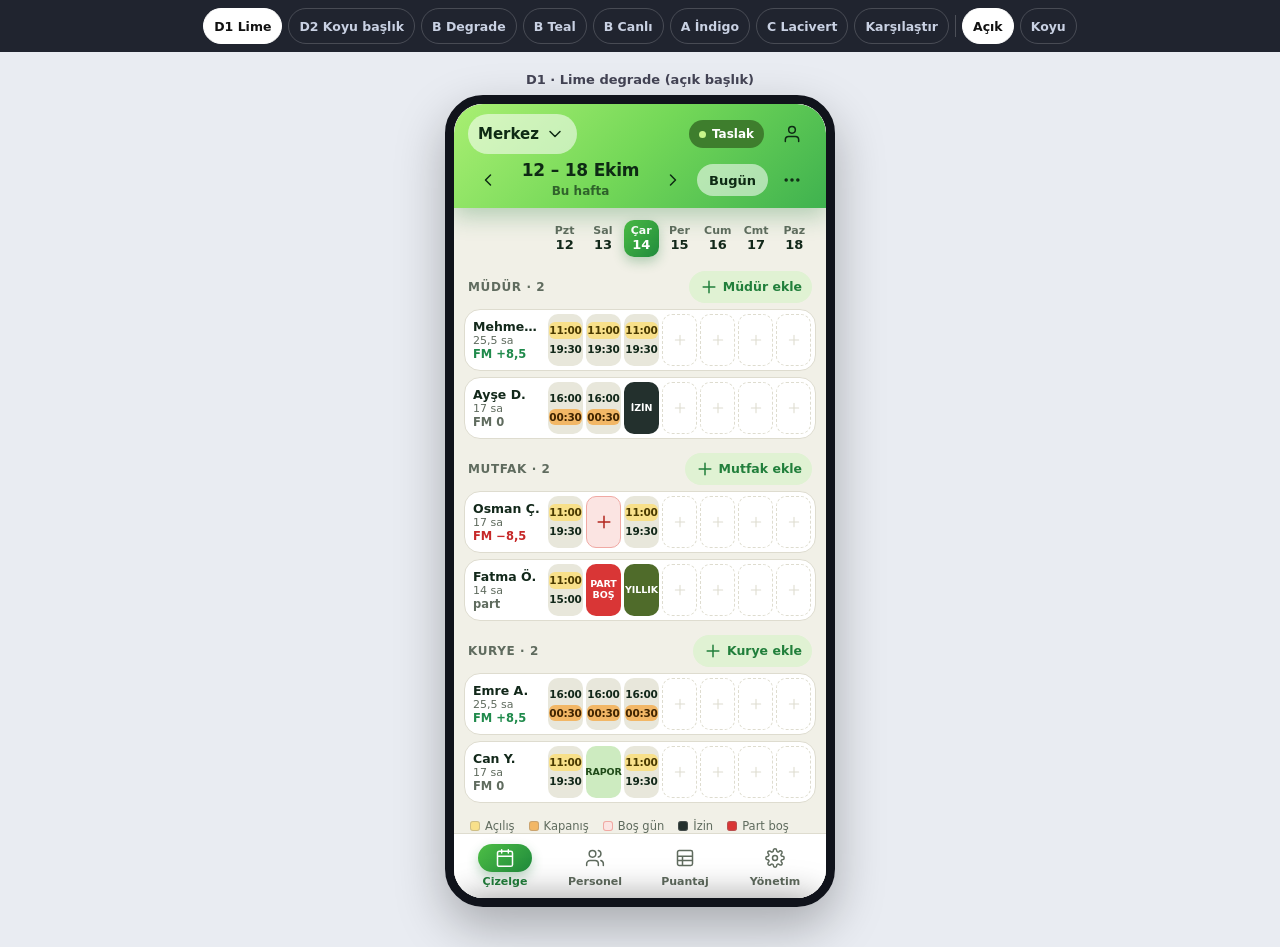
<file: araclar/tasarim.html>
<!doctype html>
<html lang="tr">
<head>
<meta charset="utf-8">
<meta name="viewport" content="width=device-width,initial-scale=1,viewport-fit=cover">
<meta name="robots" content="noindex">
<title>Tasarım önizleme</title>
<style>
/* ============ Tasarım yönleri (renk kimliği) ============ */
:root{--f-ui:"Inter","Figtree",system-ui,-apple-system,"Segoe UI",sans-serif}
.tema-a{ /* A · İndigo modern */
  --bg:#F5F6FA;--yuz:#FFFFFF;--yuz2:#F0F2F8;--cizgi:#E6E8F0;--yazi:#0F172A;--soluk:#64748B;
  --vurgu:#4F46E5;--vurgu-yazi:#fff;--vurgu-yumusak:#EEF0FF;
  --ust-bg:rgba(255,255,255,.86);--ust-yazi:#0F172A;--ust-soluk:#64748B;--ust-cizgi:#E6E8F0;
  --acilis:#FDE68A;--acilis-yazi:#78350F;--kapanis:#FDBA74;--kapanis-yazi:#7C2D12;
  --bos:#FFE4E6;--bos-cizgi:#FDA4AF;--bos-yazi:#BE123C;
  --izin:#1E293B;--izin-y:#fff;--rapor:#BBF7D0;--rapor-y:#14532D;--yillik:#4D7C0F;--yillik-y:#fff;--ucretsiz:#1E3A8A;--ucretsiz-y:#fff;--bayram:#E2E8F0;--bayram-y:#334155;--part:#EF4444;--part-y:#fff;
  --iyi:#16A34A;--kotu:#DC2626;--yaricap:16px;--hucre-yaricap:10px;
}
.tema-a.koyu{
  --bg:#0B0F1A;--yuz:#131A2A;--yuz2:#1A2236;--cizgi:#232C40;--yazi:#E6EAF5;--soluk:#94A3B8;
  --vurgu:#818CF8;--vurgu-yazi:#0B0F1A;--vurgu-yumusak:#1E2447;
  --ust-bg:rgba(19,26,42,.86);--ust-yazi:#E6EAF5;--ust-soluk:#94A3B8;--ust-cizgi:#232C40;
  --acilis:#E3C55A;--acilis-yazi:#241A00;--kapanis:#E0944A;--kapanis-yazi:#2A1200;
  --bos:#3B1C26;--bos-cizgi:#7F2A3E;--bos-yazi:#FDA4AF;
  --izin:#2E3856;--izin-y:#E6EAF5;--rapor:#1F4D36;--rapor-y:#BBF7D0;--yillik:#3F6212;--yillik-y:#ECFCCB;--ucretsiz:#1E3A8A;--ucretsiz-y:#DBEAFE;--bayram:#273049;--bayram-y:#C7D0E4;--part:#B91C1C;--part-y:#fff;
  --iyi:#4ADE80;--kotu:#F87171;
}
.tema-b{ /* B · Teal sakin */
  --bg:#F4F2EC;--yuz:#FFFFFF;--yuz2:#EFECE3;--cizgi:#E4E0D6;--yazi:#14201D;--soluk:#66736F;
  --vurgu:#0E5A4E;--vurgu-yazi:#fff;--vurgu-yumusak:#DDEEE9;
  --ust-bg:#0E5A4E;--ust-yazi:#fff;--ust-soluk:rgba(255,255,255,.72);--ust-cizgi:transparent;
  --acilis:#F8E08A;--acilis-yazi:#4A3A00;--kapanis:#F2B766;--kapanis-yazi:#3F2400;
  --bos:#FBE4E2;--bos-cizgi:#F0A9A3;--bos-yazi:#B3261E;
  --izin:#23302D;--izin-y:#fff;--rapor:#CDEBC0;--rapor-y:#1F4A18;--yillik:#4F6B2A;--yillik-y:#fff;--ucretsiz:#1E3F66;--ucretsiz-y:#fff;--bayram:#E6E9E4;--bayram-y:#3A4A45;--part:#D93636;--part-y:#fff;
  --iyi:#1F8A5B;--kotu:#C62828;--yaricap:14px;--hucre-yaricap:9px;
}
.tema-b.koyu{
  --bg:#0C1412;--yuz:#141F1C;--yuz2:#1B2925;--cizgi:#24332E;--yazi:#E4EFEA;--soluk:#93A8A1;
  --vurgu:#46BBA3;--vurgu-yazi:#06130F;--vurgu-yumusak:#173129;
  --ust-bg:#103D35;--ust-yazi:#E4EFEA;--ust-soluk:rgba(228,239,234,.7);
  --acilis:#DEC35C;--acilis-yazi:#221A00;--kapanis:#DB9A52;--kapanis-yazi:#241100;
  --bos:#3A1D1B;--bos-cizgi:#7C332D;--bos-yazi:#F4A8A2;
  --izin:#2A3B35;--izin-y:#E4EFEA;--rapor:#1E4A32;--rapor-y:#CDEBC0;--yillik:#3E5A1F;--yillik-y:#E7F5CF;--ucretsiz:#1E3F66;--ucretsiz-y:#DCEBFA;--bayram:#26352F;--bayram-y:#C3D3CC;--part:#B42727;
  --iyi:#4ED39A;--kotu:#F2837D;
}
.tema-c{ /* C · Lacivert düzenli (mevcut kimliğe yakın) */
  --bg:#F3F5F9;--yuz:#FFFFFF;--yuz2:#ECEFF5;--cizgi:#E2E6EE;--yazi:#152033;--soluk:#667287;
  --vurgu:#1F3A6B;--vurgu-yazi:#fff;--vurgu-yumusak:#E6ECF7;
  --ust-bg:#1F3A6B;--ust-yazi:#fff;--ust-soluk:rgba(255,255,255,.75);--ust-cizgi:transparent;
  --acilis:#FBE58A;--acilis-yazi:#4A3A00;--kapanis:#F0B24D;--kapanis-yazi:#3C2500;
  --bos:#FDE2E2;--bos-cizgi:#F3B4B4;--bos-yazi:#B42323;
  --izin:#1C1C1C;--izin-y:#fff;--rapor:#C6E3AB;--rapor-y:#24401A;--yillik:#4F6A2A;--yillik-y:#fff;--ucretsiz:#1F3864;--ucretsiz-y:#fff;--bayram:#E9EDF3;--bayram-y:#33415A;--part:#E01E1E;--part-y:#fff;
  --iyi:#16774A;--kotu:#B42323;--yaricap:12px;--hucre-yaricap:8px;
}
.tema-c.koyu{
  --bg:#0F1520;--yuz:#18202E;--yuz2:#222B3B;--cizgi:#2A3446;--yazi:#E7EBF2;--soluk:#93A0B5;
  --vurgu:#7FA2E8;--vurgu-yazi:#0F1520;--vurgu-yumusak:#22314D;
  --ust-bg:#2B4C86;--ust-yazi:#fff;--ust-soluk:rgba(255,255,255,.75);
  --acilis:#E7CC5E;--acilis-yazi:#2B2200;--kapanis:#D9963A;--kapanis-yazi:#231500;
  --bos:#3D1C1F;--bos-cizgi:#7A2E34;--bos-yazi:#F08A8A;
  --izin:#2E3A55;--izin-y:#E7EBF2;--rapor:#1F4D36;--rapor-y:#C6E3AB;--yillik:#3E5A1F;--yillik-y:#E7F5CF;--ucretsiz:#1F3864;--ucretsiz-y:#DCE6FA;--bayram:#273246;--bayram-y:#C9D2E0;--part:#B91C1C;
  --iyi:#6FD3A0;--kotu:#F08A8A;
}


/* ---- B2 / B3: degrade (açık yeşilden koyuya) ---- */
.tema-b2{--grad:linear-gradient(135deg,#2F9E6C 0%,#16765E 52%,#0B4F45 100%);--glow:rgba(14,90,78,.32)}
.tema-b2.koyu{--grad:linear-gradient(135deg,#1F7F5B 0%,#136150 52%,#0A3C35 100%);--glow:rgba(0,0,0,.45)}
.tema-b3{--grad:linear-gradient(135deg,#4CC38A 0%,#1E9473 48%,#0A5448 100%);--glow:rgba(18,120,96,.38)}
.tema-b3.koyu{--grad:linear-gradient(135deg,#2E9E6E 0%,#157A62 48%,#0A433B 100%);--glow:rgba(0,0,0,.45)}
.telefon.tema-b2 .ust,.telefon.tema-b3 .ust{background:var(--grad);box-shadow:0 8px 22px var(--glow);border-bottom:0}
.telefon.tema-b2 .gun.bugun,.telefon.tema-b3 .gun.bugun{background:var(--grad);box-shadow:0 5px 12px var(--glow)}
.telefon.tema-b2 .kpi div.vurgulu,.telefon.tema-b3 .kpi div.vurgulu{background:var(--grad);border-color:transparent;box-shadow:0 10px 22px var(--glow)}
.telefon.tema-b2 .birincil,.telefon.tema-b3 .birincil{background:var(--grad);box-shadow:0 10px 22px var(--glow)}
.telefon.tema-b2 .nav button.aktif .ikon-kutu,.telefon.tema-b3 .nav button.aktif .ikon-kutu{background:var(--grad);color:#fff;box-shadow:0 5px 12px var(--glow)}
.telefon.tema-b2 .gun.bugun,.telefon.tema-b2 .gun.bugun b,.telefon.tema-b3 .gun.bugun,.telefon.tema-b3 .gun.bugun b,.telefon.tema-b2 .kpi div.vurgulu small,.telefon.tema-b2 .kpi div.vurgulu b,.telefon.tema-b3 .kpi div.vurgulu small,.telefon.tema-b3 .kpi div.vurgulu b,.telefon.tema-b2 .birincil,.telefon.tema-b3 .birincil,.telefon.tema-b2 .parca button.aktif,.telefon.tema-b3 .parca button.aktif{color:#fff!important}
.telefon.tema-b2 .nav,.telefon.tema-b3 .nav{box-shadow:0 -6px 20px rgba(0,0,0,.05)}
.telefon.tema-b2 .parca button.aktif,.telefon.tema-b3 .parca button.aktif{background:var(--grad);color:#fff;box-shadow:0 5px 12px var(--glow)}
.telefon.tema-b2 .ekle,.telefon.tema-b3 .ekle{background:linear-gradient(135deg,var(--vurgu-yumusak),color-mix(in srgb,var(--vurgu) 16%,var(--yuz)))}


/* ---- D / D2: Lime-yeşil degrade (referans görüntülerden: açık limondan yaprak yeşiline, krem zemin) ---- */
.tema-d{
  --bg:#F1F0E7;--yuz:#FFFFFF;--yuz2:#E8E7DB;--cizgi:#DEDCCF;--yazi:#12281A;--soluk:#5F6B5E;
  --vurgu:#217F3B;--vurgu-yazi:#fff;--vurgu-yumusak:#E0F2D3;
  --ust-bg:linear-gradient(135deg,#A9EF72 0%,#74D858 48%,#3FB24F 100%);--ust-yazi:#0E2A14;--ust-soluk:rgba(14,42,20,.68);--ust-cizgi:transparent;
  --grad-btn:linear-gradient(135deg,#4DBE45 0%,#1F8A3C 100%);--glow:rgba(33,127,59,.30);
  --acilis:#F8E08A;--acilis-yazi:#4A3A00;--kapanis:#F2B766;--kapanis-yazi:#3F2400;
  --bos:#FBE4E2;--bos-cizgi:#F0A9A3;--bos-yazi:#B3261E;
  --izin:#23302D;--izin-y:#fff;--rapor:#CDEBC0;--rapor-y:#1F4A18;--yillik:#4F6B2A;--yillik-y:#fff;--ucretsiz:#1E3F66;--ucretsiz-y:#fff;--bayram:#E6E9E4;--bayram-y:#3A4A45;--part:#D93636;--part-y:#fff;
  --iyi:#1F8A4B;--kotu:#C62828;--yaricap:16px;--hucre-yaricap:10px;
}
.tema-d2{--ust-bg:linear-gradient(135deg,#14592A 0%,#23823A 55%,#3FAE4C 100%);--ust-yazi:#fff;--ust-soluk:rgba(255,255,255,.78)}
.tema-d.koyu{
  --bg:#0D160F;--yuz:#152019;--yuz2:#1C2A21;--cizgi:#243629;--yazi:#E4F0E5;--soluk:#8FA593;
  --vurgu:#8DE457;--vurgu-yazi:#0D160F;--vurgu-yumusak:#1C3321;
  --ust-bg:linear-gradient(135deg,#14502A 0%,#1F7A37 60%,#2E9A47 100%);--ust-yazi:#fff;--ust-soluk:rgba(255,255,255,.75);
  --grad-btn:linear-gradient(135deg,#3FAE4C 0%,#176B30 100%);--glow:rgba(0,0,0,.45);
  --acilis:#DEC35C;--acilis-yazi:#221A00;--kapanis:#DB9A52;--kapanis-yazi:#241100;
  --bos:#3A1D1B;--bos-cizgi:#7C332D;--bos-yazi:#F4A8A2;
  --izin:#2A3B35;--izin-y:#E4EFEA;--rapor:#1E4A32;--rapor-y:#CDEBC0;--yillik:#3E5A1F;--yillik-y:#E7F5CF;--ucretsiz:#1E3F66;--ucretsiz-y:#DCEBFA;--bayram:#26352F;--bayram-y:#C3D3CC;--part:#B42727;
  --iyi:#6FE0A0;--kotu:#F2837D;
}
.tema-d2.koyu{--ust-bg:linear-gradient(135deg,#0D3E1E 0%,#16632B 60%,#238A3E 100%)}
/* başlık öğeleri */
.telefon.tema-d .sube-hap,.telefon.tema-d .bugun-dugme{background:rgba(255,255,255,.55);color:#0E2A14}
.telefon.tema-d .rozet{background:#3E7E2D;color:#fff}
.telefon.tema-d .rozet i{background:#C8F58A}
.telefon.tema-d2 .sube-hap,.telefon.tema-d2 .bugun-dugme,.telefon.tema-d.koyu .sube-hap,.telefon.tema-d.koyu .bugun-dugme{background:rgba(255,255,255,.18);color:#fff}
.telefon.tema-d2 .rozet,.telefon.tema-d.koyu .rozet{background:rgba(0,0,0,.28)}
.telefon.tema-d .ust{box-shadow:0 8px 22px var(--glow);border-bottom:0}
/* vurgular: degrade */
.telefon.tema-d .gun.bugun{background:var(--grad-btn);color:#fff;box-shadow:0 5px 12px var(--glow)}
.telefon.tema-d .gun.bugun b{color:#fff}
.telefon.tema-d .birincil{background:var(--grad-btn);color:#fff!important;box-shadow:0 10px 22px var(--glow)}
.telefon.tema-d .kpi div.vurgulu{background:linear-gradient(135deg,#A9EF72 0%,#4DBE45 100%);border-color:transparent;box-shadow:0 10px 22px var(--glow)}
.telefon.tema-d .kpi div.vurgulu small,.telefon.tema-d .kpi div.vurgulu b{color:#0E2A14}
.telefon.tema-d2 .kpi div.vurgulu,.telefon.tema-d.koyu .kpi div.vurgulu{background:linear-gradient(135deg,#14592A 0%,#2E9A47 100%)}
.telefon.tema-d2 .kpi div.vurgulu small,.telefon.tema-d2 .kpi div.vurgulu b,.telefon.tema-d.koyu .kpi div.vurgulu small,.telefon.tema-d.koyu .kpi div.vurgulu b{color:#fff}
/* alt gezinme: tam genişlik, seçili simge degrade hapta */
.tema-d .nav{background:var(--yuz);border-top:1px solid var(--cizgi);padding:4px 6px calc(4px + env(safe-area-inset-bottom,0px))}
.tema-d .nav button{flex:1}
.tema-d .ikon-kutu{display:grid;place-items:center;width:54px;height:28px;border-radius:14px}
.telefon.tema-d .nav button.aktif .ikon-kutu{background:var(--grad-btn);color:#fff;box-shadow:0 5px 12px var(--glow)}
/* bölüm sekmeleri: çerçeveli hap (referanstaki "Tümü / Diğer" gibi) */
.telefon.tema-d .parca{background:transparent;padding:0;gap:8px}
.telefon.tema-d .parca button{border:1.5px solid var(--cizgi);background:var(--yuz);border-radius:999px;color:var(--soluk)}
.telefon.tema-d .parca button.aktif{border-color:var(--vurgu);color:var(--vurgu);background:var(--yuz);box-shadow:none}
.telefon.tema-d .ekle{background:var(--vurgu-yumusak);color:var(--vurgu)}

/* ============ Sayfa çerçevesi ============ */
*{box-sizing:border-box}
html,body{margin:0}
body{font-family:var(--f-ui);background:#E9ECF2;color:#152033;-webkit-tap-highlight-color:transparent}
body.koyu-sayfa{background:#0A0D14}
.kontrol{position:sticky;top:0;z-index:100;display:flex;gap:6px;align-items:center;justify-content:center;flex-wrap:nowrap;overflow-x:auto;padding:8px 6px;background:rgba(20,24,34,.94);backdrop-filter:blur(8px);scrollbar-width:none}
.kontrol button{flex:none;font:600 12.5px var(--f-ui);min-height:36px;padding:0 10px;border:1px solid rgba(255,255,255,.18);border-radius:999px;background:transparent;color:#C9D1E3;white-space:nowrap}
.kontrol button.secili{background:#fff;color:#111;border-color:#fff}
.kontrol .ayrac{width:1px;height:22px;background:rgba(255,255,255,.2)}
.sahne{display:flex;gap:28px;justify-content:center;align-items:flex-start;flex-wrap:wrap;padding:20px 12px 40px}
.etiket{font:700 13px var(--f-ui);text-align:center;margin:0 0 8px;color:#445}
.koyu-sayfa .etiket{color:#9AA4BD}

/* ============ Telefon ============ */
.telefon{position:relative;width:390px;max-width:100%;height:812px;overflow:auto;background:var(--bg);color:var(--yazi);font-family:var(--f-ui);
  border-radius:38px;border:9px solid #10131B;box-shadow:0 20px 50px rgba(0,0,0,.28);scrollbar-width:none}
.telefon::-webkit-scrollbar{display:none}
@media (max-width:520px){
  .sahne{padding:0;gap:0;display:block}
  .sahne>div{width:100%;min-width:0}
  .perde,.panel{position:fixed!important}
  .panel{max-height:88vh;overflow:auto}
  .etiket{display:none}
  .telefon{width:100%;height:auto;overflow:visible;border:0;border-radius:0;box-shadow:none;min-height:100vh}
  .ust{top:52px!important}
}
:where(.telefon) button{font:inherit;color:inherit;background:none;border:0;padding:0;cursor:pointer}
.ikon{width:20px;height:20px;stroke:currentColor;fill:none;stroke-width:1.8;stroke-linecap:round;stroke-linejoin:round;flex:none}

/* ============ Üst çubuk (ortak yapı) ============ */
.ust{position:sticky;top:0;z-index:20;background:var(--ust-bg);color:var(--ust-yazi);backdrop-filter:blur(14px);border-bottom:1px solid var(--ust-cizgi);padding:10px 14px 8px}
.ust-1{display:flex;align-items:center;gap:8px}
.sube-hap{display:flex;align-items:center;gap:6px;min-height:40px;padding:0 12px 0 10px;border-radius:999px;font-weight:700;font-size:15px;background:var(--vurgu-yumusak);color:var(--vurgu)}
.tema-b .sube-hap,.tema-c .sube-hap{background:rgba(255,255,255,.16);color:#fff}
.ust-bosluk{flex:1}
.rozet{display:inline-flex;align-items:center;gap:6px;min-height:28px;padding:0 10px;border-radius:999px;font-weight:600;font-size:12px;background:var(--yuz2);color:var(--soluk)}
.tema-b .rozet,.tema-c .rozet{background:rgba(255,255,255,.14);color:#fff}
.rozet i{width:7px;height:7px;border-radius:50%;background:#F59E0B}
.ikon-dugme{display:grid;place-items:center;width:40px;height:40px;border-radius:50%;color:var(--ust-yazi)}
.ikon-dugme:active{background:rgba(127,127,127,.18)}
.hafta{display:flex;align-items:center;gap:4px;margin-top:6px}
.hafta .ok{display:grid;place-items:center;width:40px;height:40px;border-radius:50%;color:var(--ust-yazi)}
.hafta .tarih{flex:1;text-align:center;line-height:1.15}
.hafta .tarih b{display:block;font-size:17px;font-weight:800;letter-spacing:-.2px}
.hafta .tarih small{font-size:12px;font-weight:600;color:var(--ust-soluk)}
.bugun-dugme{min-height:32px;padding:0 12px;border-radius:999px;font-weight:700;font-size:13px;background:var(--vurgu-yumusak);color:var(--vurgu)}
.tema-b .bugun-dugme,.tema-c .bugun-dugme{background:rgba(255,255,255,.16);color:#fff}

/* ============ İçerik ============ */
.icerik{padding:8px 10px 120px}
.grup-baslik{display:flex;align-items:center;justify-content:space-between;margin:14px 4px 6px}
.grup-baslik span{font-size:12px;font-weight:700;letter-spacing:.05em;text-transform:uppercase;color:var(--soluk)}
.ekle{display:flex;align-items:center;gap:4px;min-height:32px;padding:0 10px;border-radius:999px;font-size:12.5px;font-weight:600;color:var(--vurgu);background:var(--vurgu-yumusak)}
.gun-satir,.satir{display:grid;grid-template-columns:76px repeat(7,minmax(0,1fr));gap:3px;align-items:stretch}
.gun-satir{padding:4px 4px 0;position:sticky;top:var(--ust-yuk,112px);z-index:10;background:var(--bg)}
.gun{text-align:center;padding:4px 0;border-radius:10px;font-size:11px;font-weight:600;color:var(--soluk);line-height:1.2}
.gun b{display:block;font-size:13px;font-weight:700;color:var(--yazi)}
.gun.bugun{background:var(--vurgu);color:var(--vurgu-yazi)}
.gun.bugun b{color:var(--vurgu-yazi)}
.satir{background:var(--yuz);border:1px solid var(--cizgi);border-radius:var(--yaricap);padding:4px;margin-bottom:6px}
.isim{min-width:0;display:flex;flex-direction:column;justify-content:center;padding:0 4px}
.isim b{font-size:12.5px;font-weight:700;white-space:nowrap;overflow:hidden;text-overflow:ellipsis}
.isim small{font-size:11px;color:var(--soluk);font-variant-numeric:tabular-nums}
.isim .fm{font-weight:700;font-size:11.5px;font-variant-numeric:tabular-nums}
.fm.arti{color:var(--iyi)}.fm.eksi{color:var(--kotu)}.fm.sifir{color:var(--soluk)}
.hucre{display:flex;flex-direction:column;align-items:stretch;justify-content:center;gap:2px;min-height:52px;border-radius:var(--hucre-yaricap);padding:2px 1px;text-align:center;font-variant-numeric:tabular-nums}
.hucre.vardiya{background:var(--yuz2)}
.hucre .s{border-radius:6px;padding:3px 0;font-size:10.5px;font-weight:700;letter-spacing:-.2px;line-height:1}
.hucre .s.acilis{background:var(--acilis);color:var(--acilis-yazi)}
.hucre .s.kapanis{background:var(--kapanis);color:var(--kapanis-yazi)}
.hucre.kod{align-items:center;font-size:9.5px;font-weight:800;line-height:1.1;letter-spacing:-.1px}
.kod-izin{background:var(--izin);color:var(--izin-y)}.kod-rapor{background:var(--rapor);color:var(--rapor-y)}.kod-yillik{background:var(--yillik);color:var(--yillik-y)}
.kod-ucretsiz{background:var(--ucretsiz);color:var(--ucretsiz-y)}.kod-bayram{background:var(--bayram);color:var(--bayram-y)}.kod-part{background:var(--part);color:var(--part-y)}
.hucre.gelecek{align-items:center;color:var(--cizgi);border:1.5px dashed var(--cizgi);background:transparent}
.hucre.gelecek .ikon{width:16px;height:16px;stroke-width:1.6}
.hucre.eksik{align-items:center;background:var(--bos);border:1.5px solid var(--bos-cizgi);color:var(--bos-yazi)}
.hucre.yok{align-items:center;color:var(--soluk);opacity:.5;background:var(--yuz2)}
.seri{display:flex;flex-wrap:wrap;gap:6px 14px;align-items:center;padding:10px 6px 0;font-size:11.5px;color:var(--soluk)}
.seri i{display:inline-block;width:10px;height:10px;border-radius:3px;margin-right:5px;vertical-align:-1px;box-shadow:inset 0 0 0 1px rgba(127,127,127,.35)}

/* ============ Alt gezinme ============ */
.nav{position:sticky;bottom:0;z-index:30;display:flex;justify-content:space-around}
.nav button{display:flex;flex-direction:column;align-items:center;justify-content:center;gap:3px;min-height:56px;font-size:11px;font-weight:600;color:var(--soluk)}
.nav button.aktif{color:var(--vurgu)}
/* A: yüzen hap */
.tema-a .nav{margin:0 14px 12px;padding:6px;border-radius:28px;background:var(--ust-bg);backdrop-filter:blur(16px);box-shadow:0 8px 28px rgba(15,23,42,.18);border:1px solid var(--cizgi)}
.tema-a .nav button{flex:1;border-radius:22px;min-height:52px}
.tema-a .nav button.aktif{background:var(--vurgu);color:var(--vurgu-yazi)}
/* B ve C: tam genişlik */
.tema-b .nav,.tema-c .nav{background:var(--yuz);border-top:1px solid var(--cizgi);padding:4px 6px calc(4px + env(safe-area-inset-bottom,0px))}
.tema-b .nav button{flex:1}
.tema-b .nav button.aktif .ikon-kutu{background:var(--vurgu-yumusak)}
.tema-b .ikon-kutu{display:grid;place-items:center;width:54px;height:28px;border-radius:14px}
.tema-c .nav button{flex:1;position:relative}
.tema-c .nav button.aktif::before{content:"";position:absolute;top:-5px;left:22%;right:22%;height:3px;border-radius:0 0 3px 3px;background:var(--vurgu)}
.tema-a .ikon-kutu{display:contents}.tema-c .ikon-kutu{display:contents}

/* ============ Paneller (bottom sheet) ============ */
.perde{position:absolute;inset:0;z-index:50;background:rgba(10,14,24,.45);opacity:0;pointer-events:none;transition:opacity .18s}
.perde.acik{opacity:1;pointer-events:auto}
.panel{position:absolute;left:0;right:0;bottom:0;z-index:60;background:var(--yuz);border-radius:24px 24px 0 0;padding:10px 14px 22px;transform:translateY(105%);transition:transform .22s ease;box-shadow:0 -10px 40px rgba(0,0,0,.25)}
.panel.acik{transform:none}
.tutac{width:38px;height:4px;border-radius:2px;background:var(--cizgi);margin:0 auto 10px}
.panel h3{margin:4px 4px 10px;font-size:17px}
.panel .alt{margin:-6px 4px 10px;color:var(--soluk);font-size:13px}
.menu-satir{display:flex;align-items:center;gap:12px;width:100%;min-height:52px;padding:0 10px;border-radius:12px;font-size:15px;font-weight:600;text-align:left}
.menu-satir:active{background:var(--yuz2)}
.menu-satir .ikon{color:var(--vurgu)}
.menu-satir small{display:block;font-weight:500;font-size:12px;color:var(--soluk)}
.saat-sec{display:flex;gap:10px;margin:6px 0 12px}
.saat-sec div{flex:1;border:1px solid var(--cizgi);border-radius:14px;padding:8px 12px;background:var(--yuz2)}
.saat-sec small{display:block;color:var(--soluk);font-size:11px;font-weight:600}
.saat-sec b{font-size:22px;font-variant-numeric:tabular-nums}
.kodlar{display:flex;flex-wrap:wrap;gap:8px;margin-bottom:12px}
.kodlar span{padding:9px 14px;border-radius:12px;font-size:13px;font-weight:700}
.birincil{width:100%;min-height:50px;border-radius:14px;background:var(--vurgu);color:var(--vurgu-yazi)!important;font-weight:700;font-size:15px}

/* ============ Puantaj ekranı ============ */
.parca{display:flex;gap:4px;padding:4px;margin:10px 4px 0;border-radius:14px;background:var(--yuz2)}
.parca button{flex:1;min-height:38px;border-radius:11px;font-size:13px;font-weight:700;color:var(--soluk)}
.parca button.aktif{background:var(--yuz);color:var(--vurgu);box-shadow:0 1px 3px rgba(0,0,0,.12)}
.kpi{display:grid;grid-template-columns:1fr 1fr;gap:8px;margin:12px 4px}
.kpi div{background:var(--yuz);border:1px solid var(--cizgi);border-radius:var(--yaricap);padding:12px}
.kpi small{display:block;color:var(--soluk);font-size:12px;font-weight:600}
.kpi b{display:block;margin-top:2px;font-size:20px;letter-spacing:-.3px;font-variant-numeric:tabular-nums}
.kpi div.vurgulu{background:var(--vurgu);border-color:var(--vurgu)}
.kpi div.vurgulu small,.kpi div.vurgulu b{color:var(--vurgu-yazi)}
.tablo-kutu{margin:0 4px;background:var(--yuz);border:1px solid var(--cizgi);border-radius:var(--yaricap);overflow:hidden}
.tablo-kutu table{width:100%;border-collapse:collapse;font-size:12.5px;font-variant-numeric:tabular-nums}
.tablo-kutu th{padding:9px 8px;text-align:right;font-size:11px;font-weight:700;color:var(--soluk);background:var(--yuz2);white-space:nowrap}
.tablo-kutu th:first-child,.tablo-kutu td:first-child{text-align:left;padding-left:12px}
.tablo-kutu td{padding:11px 8px;text-align:right;border-top:1px solid var(--cizgi);white-space:nowrap}
.tablo-kutu td:first-child{font-weight:700}
.tablo-kutu td.son{font-weight:800}
.tablo-kutu tr.eksi td.son{color:var(--kotu)}
.tablo-kutu tfoot td{font-weight:800;background:var(--yuz2)}
.kaydir{overflow-x:auto;max-width:100%}
.kaydir table{min-width:430px}
.ipucu{margin:10px 8px 0;font-size:12px;color:var(--soluk)}
</style>
</head>
<body>
<div class="kontrol" id="kontrol">
  <button data-yon="d" class="secili">D1 Lime</button>
  <button data-yon="d2">D2 Koyu başlık</button>
  <button data-yon="b2">B Degrade</button>
  <button data-yon="b">B Teal</button>
  <button data-yon="b3">B Canlı</button>
  <button data-yon="a">A İndigo</button>
  <button data-yon="c">C Lacivert</button>
  <button data-yon="yan">Karşılaştır</button>
  <span class="ayrac"></span>
  <button data-mod="acik" class="secili">Açık</button>
  <button data-mod="koyu">Koyu</button>
</div>
<div class="sahne" id="sahne"></div>

<script>
const IKON = {
  takvim: '<path d="M8 2v4M16 2v4M3 10h18M5 4h14a2 2 0 0 1 2 2v14a2 2 0 0 1-2 2H5a2 2 0 0 1-2-2V6a2 2 0 0 1 2-2z"/>',
  kisiler: '<path d="M16 21v-2a4 4 0 0 0-4-4H6a4 4 0 0 0-4 4v2M9 11a4 4 0 1 0 0-8 4 4 0 0 0 0 8zM22 21v-2a4 4 0 0 0-3-3.9M16 3.1a4 4 0 0 1 0 7.8"/>',
  tablo: '<path d="M3 5a2 2 0 0 1 2-2h14a2 2 0 0 1 2 2v14a2 2 0 0 1-2 2H5a2 2 0 0 1-2-2zM3 10h18M3 15h18M9 10v11"/>',
  ayar: '<path d="M12 15a3 3 0 1 0 0-6 3 3 0 0 0 0 6z"/><path d="M19.4 15a1.7 1.7 0 0 0 .3 1.8l.1.1a2 2 0 1 1-2.8 2.8l-.1-.1a1.7 1.7 0 0 0-1.8-.3 1.7 1.7 0 0 0-1 1.5V21a2 2 0 1 1-4 0v-.1a1.7 1.7 0 0 0-1.1-1.5 1.7 1.7 0 0 0-1.8.3l-.1.1a2 2 0 1 1-2.8-2.8l.1-.1a1.7 1.7 0 0 0 .3-1.8 1.7 1.7 0 0 0-1.5-1H3a2 2 0 1 1 0-4h.1a1.7 1.7 0 0 0 1.5-1.1 1.7 1.7 0 0 0-.3-1.8l-.1-.1a2 2 0 1 1 2.8-2.8l.1.1a1.7 1.7 0 0 0 1.8.3H9a1.7 1.7 0 0 0 1-1.5V3a2 2 0 1 1 4 0v.1a1.7 1.7 0 0 0 1 1.5 1.7 1.7 0 0 0 1.8-.3l.1-.1a2 2 0 1 1 2.8 2.8l-.1.1a1.7 1.7 0 0 0-.3 1.8V9a1.7 1.7 0 0 0 1.5 1H21a2 2 0 1 1 0 4h-.1a1.7 1.7 0 0 0-1.5 1z"/>',
  sol: '<path d="M15 18l-6-6 6-6"/>', sag: '<path d="M9 18l6-6-6-6"/>', asagi: '<path d="M6 9l6 6 6-6"/>',
  artı: '<path d="M12 5v14M5 12h14"/>', daha: '<circle cx="5" cy="12" r="1.2"/><circle cx="12" cy="12" r="1.2"/><circle cx="19" cy="12" r="1.2"/>',
  kopya: '<path d="M9 9h10a2 2 0 0 1 2 2v9a2 2 0 0 1-2 2H9a2 2 0 0 1-2-2v-9a2 2 0 0 1 2-2zM5 15H4a2 2 0 0 1-2-2V4a2 2 0 0 1 2-2h9a2 2 0 0 1 2 2v1"/>',
  geri: '<path d="M3 7v6h6M3 13a9 9 0 1 0 3-7"/>', paylas: '<path d="M4 12v7a2 2 0 0 0 2 2h12a2 2 0 0 0 2-2v-7M16 6l-4-4-4 4M12 2v14"/>',
  liste: '<path d="M8 6h13M8 12h13M8 18h13M3 6h.01M3 12h.01M3 18h.01"/>', profil: '<path d="M20 21v-2a4 4 0 0 0-4-4H8a4 4 0 0 0-4 4v2M12 11a4 4 0 1 0 0-8 4 4 0 0 0 0 8z"/>',
  kilit: '<path d="M5 11h14v10H5zM8 11V7a4 4 0 0 1 8 0v4"/>', tik: '<path d="M20 6L9 17l-5-5"/>',
};
const ik = (ad, cls = '') => `<svg class="ikon ${cls}" viewBox="0 0 24 24" aria-hidden="true">${IKON[ad]}</svg>`;

// Örnek veri (Çarşamba 14 Ekim; Pzt–Çar dolu, sonrası ileri tarih)
const A = ['11:00', '19:30'], K = ['16:00', '00:30'];
const GRUPLAR = [
  { ad: 'Müdür', kisiler: [
    { ad: 'Mehmet K.', sa: '25,5', fm: ['arti', '+8,5'], g: [A, A, A] },
    { ad: 'Ayşe D.', sa: '17', fm: ['sifir', '0'], g: [K, K, 'izin'] },
  ] },
  { ad: 'Mutfak', kisiler: [
    { ad: 'Osman Ç.', sa: '17', fm: ['eksi', '−8,5'], g: [A, 'bos', A] },
    { ad: 'Fatma Ö.', sa: '14', fm: ['sifir', 'part'], g: [[ '11:00', '15:00' ], 'part', 'yillik'] },
  ] },
  { ad: 'Kurye', kisiler: [
    { ad: 'Emre A.', sa: '25,5', fm: ['arti', '+8,5'], g: [K, K, K] },
    { ad: 'Can Y.', sa: '17', fm: ['sifir', '0'], g: [A, 'rapor', A] },
  ] },
];
const KOD = { izin: ['İZİN', 'kod-izin'], rapor: ['RAPOR', 'kod-rapor'], yillik: ['YILLIK', 'kod-yillik'], ucret: ['ÜCR.<br>İZİN', 'kod-ucretsiz'], bayram: ['BAYR.', 'kod-bayram'], part: ['PART<br>BOŞ', 'kod-part'] };
const GUNLER = [['Pzt', 12], ['Sal', 13], ['Çar', 14], ['Per', 15], ['Cum', 16], ['Cmt', 17], ['Paz', 18]];
const acilisMi = (a) => a[0] <= '11:00';
const kapanisMi = (b) => b[1] === '00:30' || b[1] >= '00:30' && b[1] < '06:00';

function hucreHtml(v, gunNo, kisi) {
  if (Array.isArray(v)) {
    return `<button class="hucre vardiya" data-hucre="${kisi}|${gunNo}"><span class="s ${acilisMi(v) ? 'acilis' : ''}">${v[0]}</span><span class="s ${kapanisMi(v) ? 'kapanis' : ''}">${v[1]}</span></button>`;
  }
  if (v === 'bos') return `<button class="hucre eksik" data-hucre="${kisi}|${gunNo}">${ik('artı')}</button>`;
  if (v) return `<button class="hucre kod ${KOD[v][1]}" data-hucre="${kisi}|${gunNo}">${KOD[v][0]}</button>`;
  return `<button class="hucre gelecek" data-hucre="${kisi}|${gunNo}">${ik('artı')}</button>`;
}

function cizelgeIcerik() {
  const gun = `<div class="gun-satir"><span></span>${GUNLER.map(([a, n], i) => `<div class="gun ${i === 2 ? 'bugun' : ''}">${a}<b>${n}</b></div>`).join('')}</div>`;
  const gruplar = GRUPLAR.map((g) => `<div class="grup-baslik"><span>${g.ad} · ${g.kisiler.length}</span><button class="ekle">${ik('artı')}${g.ad} ekle</button></div>
    ${g.kisiler.map((k) => `<div class="satir"><div class="isim"><b>${k.ad}</b><small>${k.sa} sa</small><span class="fm ${k.fm[0]}">${k.fm[0] === 'sifir' && k.fm[1] === 'part' ? 'part' : 'FM ' + k.fm[1]}</span></div>
      ${GUNLER.map((_, i) => hucreHtml(k.g[i], GUNLER[i][1], k.ad)).join('')}</div>`).join('')}`).join('');
  return `${gun}${gruplar}
    <div class="seri"><span><i style="background:var(--acilis)"></i>Açılış</span><span><i style="background:var(--kapanis)"></i>Kapanış</span><span><i style="background:var(--bos);box-shadow:inset 0 0 0 1px var(--bos-cizgi)"></i>Boş gün</span><span><i style="background:var(--izin)"></i>İzin</span><span><i style="background:var(--part)"></i>Part boş</span></div>`;
}

function puantajIcerik() {
  const satirlar = [['Mehmet K.', '60.000', '58.000', '2.000', '—', '2.777', false], ['Ayşe D.', '45.000', '45.000', '—', '—', '1.110', false], ['Osman Ç.', '37.000', '35.100', '1.900', '—', '1.345', false], ['Emre A.', '33.000', '33.000', '—', '5.610', '4.375', false], ['Can Y.', '33.000', '33.000', '—', '—', '−2.500', true]];
  return `<div class="parca"><button>Muhasebe</button><button class="aktif">Ödemeler</button><button>Veri girişi</button></div>
    <div class="kpi"><div class="vurgulu"><small>Toplam hak ediş</small><b>228.000 ₺</b></div><div><small>Bankaya yatan</small><b>195.000 ₺</b></div><div><small>Avans + ara ödeme</small><b>3.900 ₺</b></div><div><small>İhtiyaç duyulan nakit</small><b>31.100 ₺</b></div></div>
    <div class="tablo-kutu"><div class="kaydir"><table><thead><tr><th>Ad soyad</th><th>Hak edilen</th><th>Bankaya</th><th>Maaş farkı</th><th>Fazla mesai</th><th>Kalan</th></tr></thead><tbody>
    ${satirlar.map((s) => `<tr class="${s[6] ? 'eksi' : ''}"><td>${s[0]}</td><td>${s[1]}</td><td>${s[2]}</td><td>${s[3]}</td><td>${s[4]}</td><td class="son">${s[5]}</td></tr>`).join('')}
    </tbody><tfoot><tr><td>Toplam</td><td>228.000</td><td>195.000</td><td>3.900</td><td>5.610</td><td>6.907</td></tr></tfoot></table></div></div>
    <p class="ipucu">Satıra dokunup ödemeleri girin.</p>`;
}

const SEKMELER = [['cizelge', 'Çizelge', 'takvim'], ['personel', 'Personel', 'kisiler'], ['puantaj', 'Puantaj', 'tablo'], ['yonetim', 'Yönetim', 'ayar']];

function telefon(tema, mod) {
  const kok = document.createElement('div');
  kok.className = `telefon ${SINIF[tema]} ${mod === 'koyu' ? 'koyu' : ''}`;
  let ekran = 'cizelge';
  const ciz = () => {
    const cizelge = ekran === 'cizelge';
    const ust = cizelge
      ? `<div class="ust-1"><button class="sube-hap">Merkez ${ik('asagi')}</button><span class="ust-bosluk"></span><span class="rozet"><i></i>Taslak</span><button class="ikon-dugme" aria-label="Hesap">${ik('profil')}</button></div>
         <div class="hafta"><button class="ok" aria-label="Önceki hafta">${ik('sol')}</button><div class="tarih"><b>12 – 18 Ekim</b><small>Bu hafta</small></div><button class="ok" aria-label="Sonraki hafta">${ik('sag')}</button><button class="bugun-dugme">Bugün</button><button class="ikon-dugme" data-menu aria-label="İşlemler">${ik('daha')}</button></div>`
      : `<div class="ust-1"><button class="sube-hap">Merkez ${ik('asagi')}</button><span class="ust-bosluk"></span><span class="rozet"><i style="background:#16A34A"></i>Onaylı</span><button class="ikon-dugme" aria-label="Hesap">${ik('profil')}</button></div>
         <div class="hafta"><button class="ok" aria-label="Önceki ay">${ik('sol')}</button><div class="tarih"><b>Eylül 2026</b><small>5 hafta · hepsi onaylı</small></div><button class="ok" aria-label="Sonraki ay">${ik('sag')}</button></div>`;
    const nav = SEKMELER.map(([k, ad, i]) => {
      const aktif = (k === 'cizelge' && cizelge) || (k === 'puantaj' && !cizelge);
      return `<button class="${aktif ? 'aktif' : ''}" data-sekme="${k}"><span class="ikon-kutu">${ik(i)}</span>${ad}</button>`;
    }).join('');
    kok.innerHTML = `<header class="ust">${ust}</header>
      <div class="icerik">${cizelge ? cizelgeIcerik() : puantajIcerik()}</div>
      <nav class="nav">${nav}</nav>
      <div class="perde" data-perde></div>
      <div class="panel" data-islem><div class="tutac"></div><h3>İşlemler</h3>
        <button class="menu-satir">${ik('kopya')}<span>Geçen haftayı kopyala<small>Geçen haftanın listesi ve saatleri</small></span></button>
        <button class="menu-satir">${ik('geri')}<span>Geri al<small>Son değişikliği geri al</small></span></button>
        <button class="menu-satir">${ik('paylas')}<span>Paylaş<small>Çizelgeyi görsel olarak gönder</small></span></button>
        <button class="menu-satir">${ik('liste')}<span>Listeyi hücrelerden geri kur</span></button></div>
      <div class="panel" data-hucre-panel><div class="tutac"></div><h3 id="hp-baslik">Osman Ç.</h3><p class="alt" id="hp-alt">Per 15 Ekim · plan</p>
        <div class="saat-sec"><div><small>Giriş</small><b>11:00</b></div><div><small>Çıkış</small><b>19:30</b></div></div>
        <div class="kodlar"><span class="kod-izin">İzin</span><span class="kod-rapor">Rapor</span><span class="kod-yillik">Yıllık</span><span class="kod-ucretsiz">Ücretsiz</span></div>
        <button class="birincil">Kaydet</button></div>`;
    kok.querySelectorAll('[data-sekme]').forEach((b) => b.onclick = () => { if (b.dataset.sekme === 'cizelge' || b.dataset.sekme === 'puantaj') { ekran = b.dataset.sekme; kok.scrollTop = 0; ciz(); } });
    const kapat = () => { kok.querySelectorAll('.panel,.perde').forEach((x) => x.classList.remove('acik')); };
    const ac = (sec) => { kok.querySelector('[data-perde]').classList.add('acik'); kok.querySelector(sec).classList.add('acik'); };
    kok.querySelector('[data-perde]').onclick = kapat;
    const m = kok.querySelector('[data-menu]'); if (m) m.onclick = () => ac('[data-islem]');
    kok.querySelectorAll('.menu-satir').forEach((b) => b.onclick = kapat);
    kok.querySelectorAll('[data-hucre]').forEach((b) => b.onclick = () => { const [k, n] = b.dataset.hucre.split('|'); kok.querySelector('#hp-baslik').textContent = k; kok.querySelector('#hp-alt').textContent = `${GUNLER.find((g) => g[1] == n)[0]} ${n} Ekim`; ac('[data-hucre-panel]'); });
    kok.querySelector('.birincil').onclick = kapat;
    // sabit gün satırı için üst çubuk yüksekliği
    requestAnimationFrame(() => { const u = kok.querySelector('.ust'); if (u) kok.style.setProperty('--ust-yuk', u.offsetHeight + 'px'); });
  };
  ciz();
  return kok;
}

let yon = new URLSearchParams(location.search).get('yon') || 'd';
let mod = new URLSearchParams(location.search).get('mod') || 'acik';
const AD = { a: 'A · İndigo modern', b: 'B · Teal (düz)', b2: 'B2 · Teal degrade', b3: 'B3 · Teal canlı degrade', c: 'C · Lacivert düzenli', d: 'D1 · Lime degrade (açık başlık)', d2: 'D2 · Lime degrade (koyu başlık)' };
const SINIF = { a: 'tema-a', b: 'tema-b', b2: 'tema-b tema-b2', b3: 'tema-b tema-b3', c: 'tema-c', d: 'tema-d', d2: 'tema-d tema-d2' };
function render() {
  const sahne = document.getElementById('sahne'); sahne.innerHTML = '';
  (yon === 'yan' ? ['b2', 'd', 'd2'] : [yon]).forEach((t) => {
    const w = document.createElement('div');
    w.innerHTML = `<p class="etiket">${AD[t]}</p>`; w.appendChild(telefon(t, mod)); sahne.appendChild(w);
  });
  document.body.classList.toggle('koyu-sayfa', mod === 'koyu');
  document.querySelectorAll('[data-yon]').forEach((b) => b.classList.toggle('secili', b.dataset.yon === yon));
  document.querySelectorAll('[data-mod]').forEach((b) => b.classList.toggle('secili', b.dataset.mod === mod));
  requestAnimationFrame(() => document.querySelectorAll('.telefon').forEach((k) => { const u = k.querySelector('.ust'); if (u) k.style.setProperty('--ust-yuk', u.offsetHeight + 'px'); }));
}
document.querySelectorAll('[data-yon]').forEach((b) => b.onclick = () => { yon = b.dataset.yon; render(); });
document.querySelectorAll('[data-mod]').forEach((b) => b.onclick = () => { mod = b.dataset.mod; render(); });
render();
</script>
</body>
</html>
</file>
